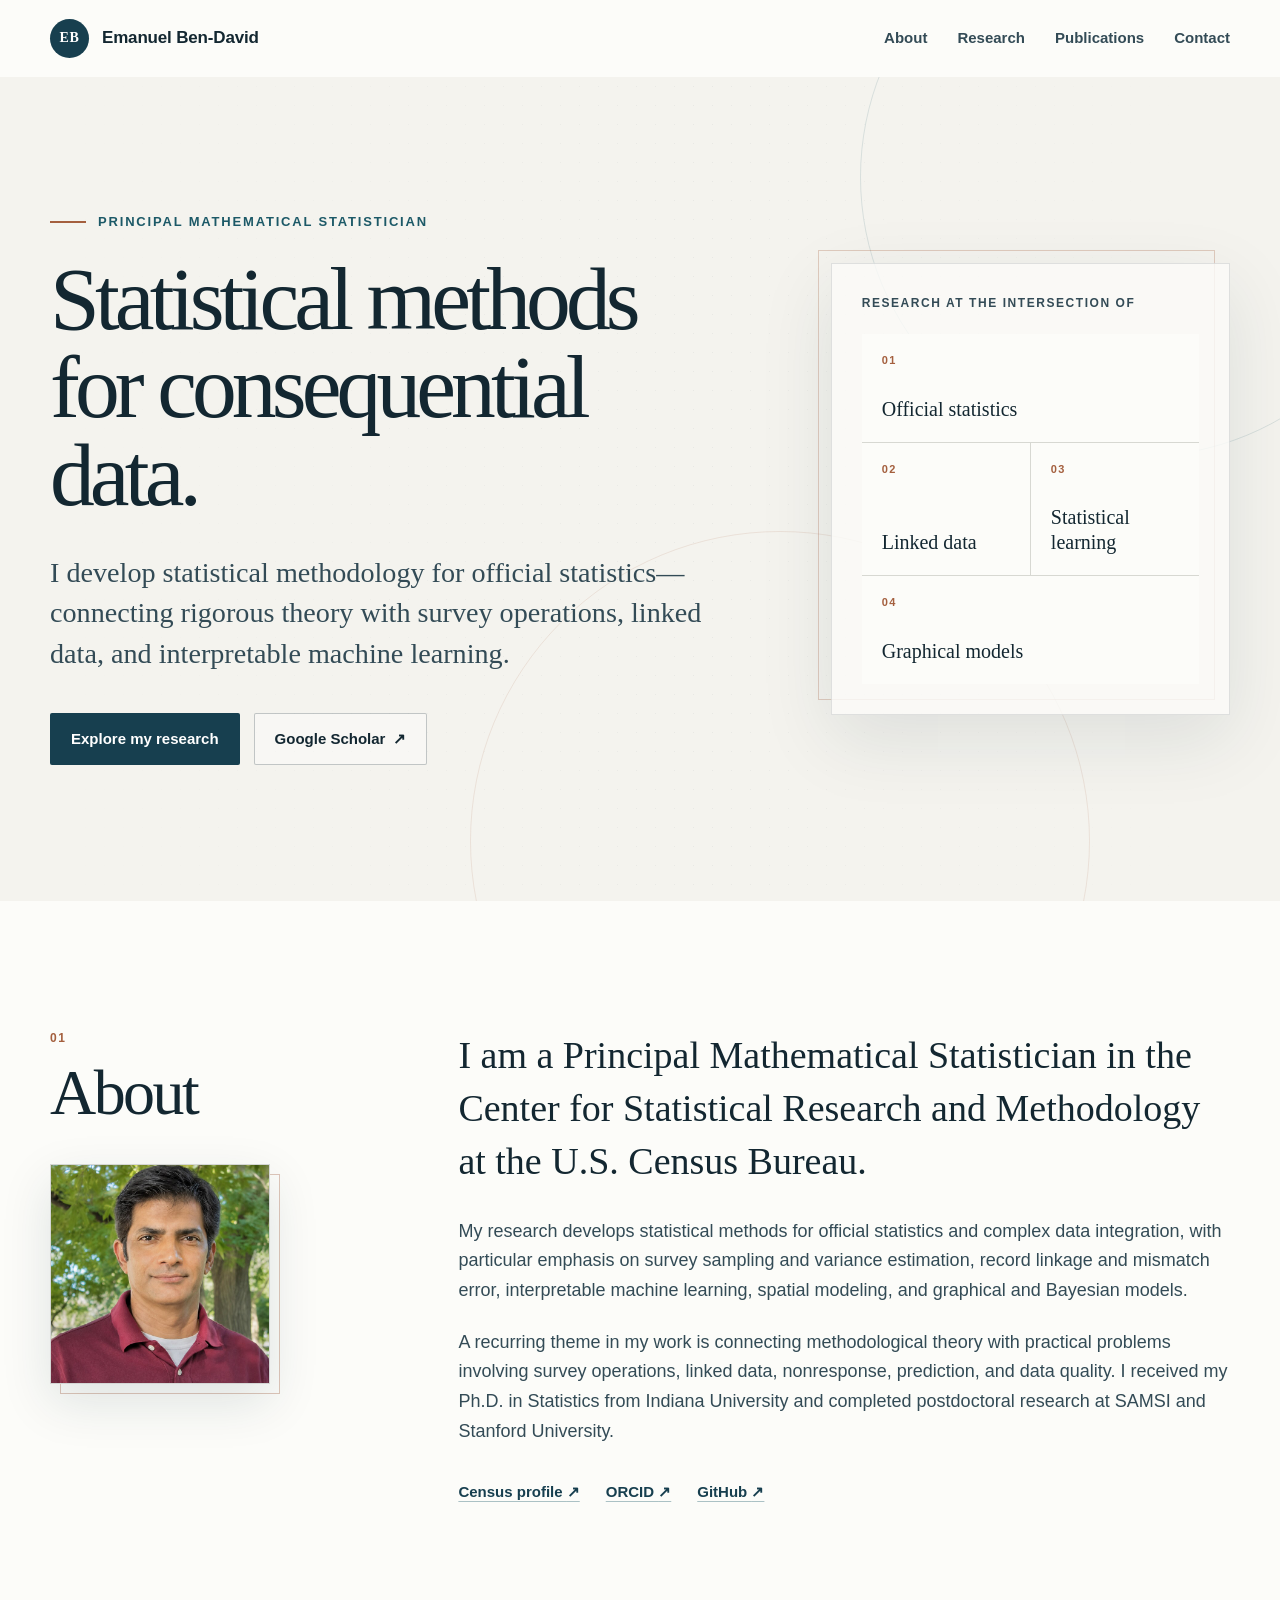
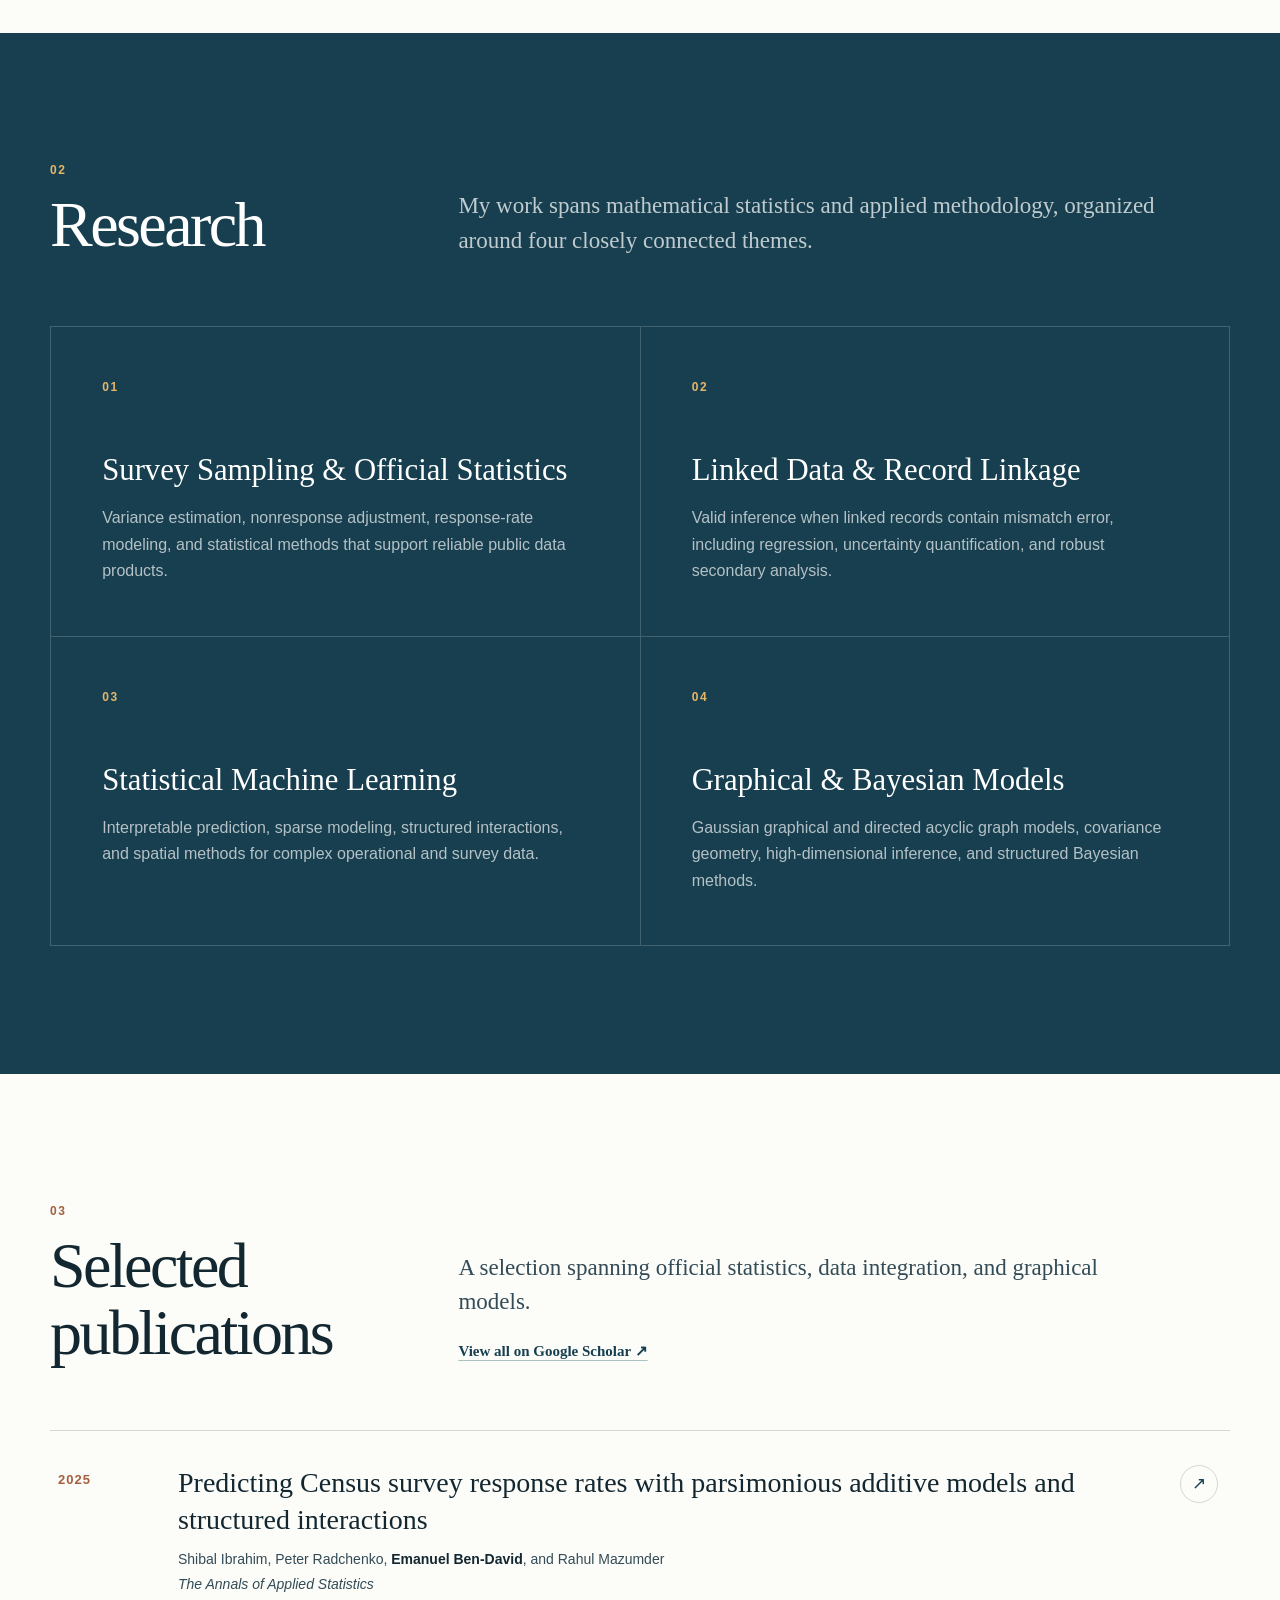
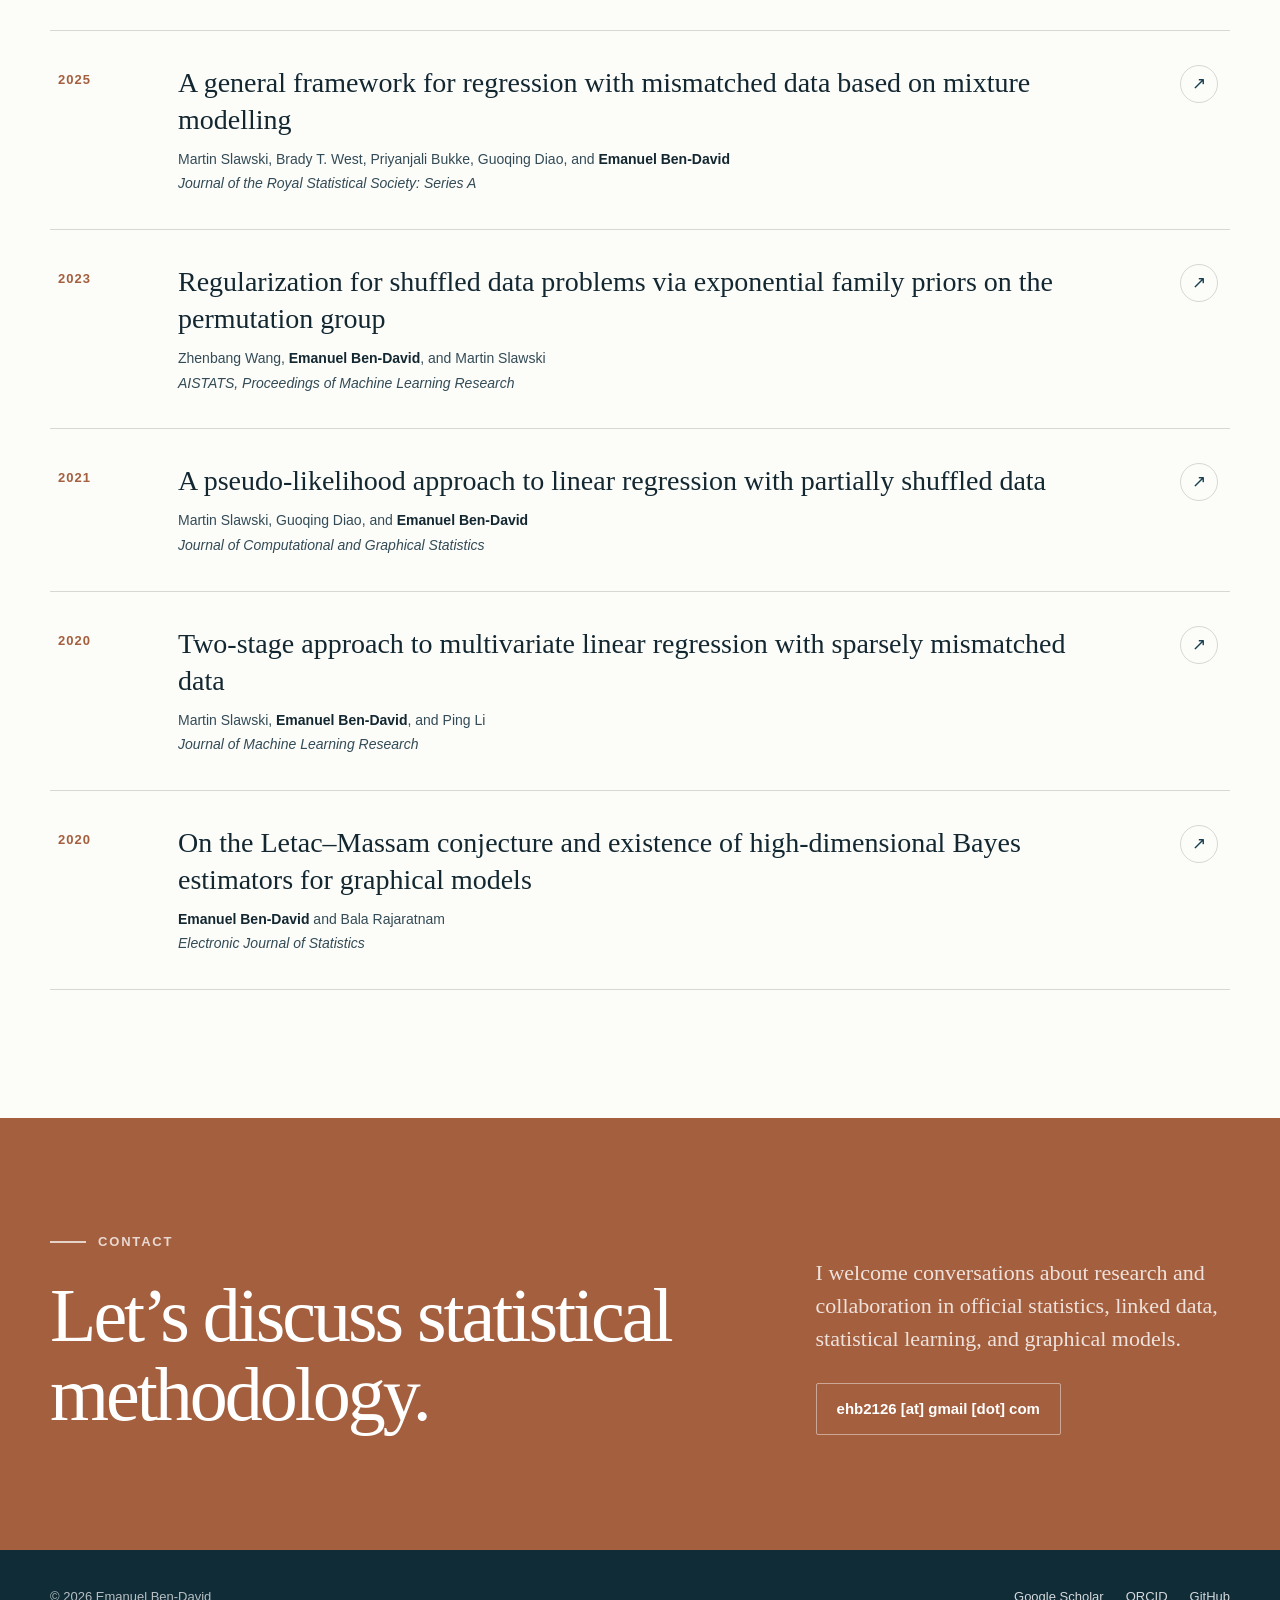
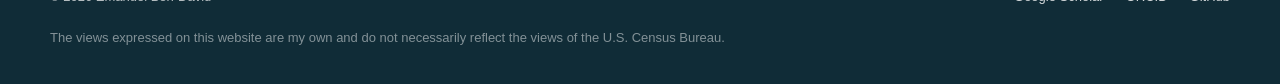
<file: index.html>
<!DOCTYPE html>
<html lang="en">
  <head>
    <meta charset="utf-8">
    <meta name="viewport" content="width=device-width, initial-scale=1">
    <meta name="theme-color" content="#173f4f">
    <meta
      name="description"
      content="Emanuel Ben-David is a Principal Mathematical Statistician developing statistical methods for official statistics, linked data, and interpretable machine learning."
    >
    <link rel="canonical" href="https://ehb2126.github.io/">

    <meta property="og:type" content="website">
    <meta property="og:title" content="Emanuel Ben-David | Principal Mathematical Statistician">
    <meta
      property="og:description"
      content="Statistical methodology for official statistics, data integration, and interpretable machine learning."
    >
    <meta property="og:url" content="https://ehb2126.github.io/">

    <title>Emanuel Ben-David | Principal Mathematical Statistician</title>
    <link rel="stylesheet" href="styles.css">
    <script src="script.js" defer></script>

    <script type="application/ld+json">
      {
        "@context": "https://schema.org",
        "@type": "Person",
        "name": "Emanuel Ben-David",
        "url": "https://ehb2126.github.io/",
        "jobTitle": "Principal Mathematical Statistician",
        "worksFor": {
          "@type": "GovernmentOrganization",
          "name": "U.S. Census Bureau"
        },
        "alumniOf": {
          "@type": "CollegeOrUniversity",
          "name": "Indiana University"
        },
        "sameAs": [
          "https://scholar.google.com/citations?user=sdaVMvsAAAAJ&hl=en",
          "https://orcid.org/0000-0002-4230-4497",
          "https://github.com/ehb2126"
        ],
        "knowsAbout": [
          "Official statistics",
          "Survey sampling",
          "Record linkage",
          "Statistical machine learning",
          "Graphical models"
        ]
      }
    </script>
  </head>

  <body>
    <a class="skip-link" href="#main-content">Skip to content</a>

    <header class="site-header" data-header>
      <div class="shell header-inner">
        <a class="wordmark" href="#top" aria-label="Emanuel Ben-David, home">
          <span class="wordmark-mark" aria-hidden="true">EB</span>
          <span class="wordmark-name">Emanuel Ben-David</span>
        </a>

        <button
          class="menu-button"
          type="button"
          aria-expanded="false"
          aria-controls="site-navigation"
          data-menu-button
        >
          <span class="menu-button-label">Menu</span>
          <span class="menu-button-icon" aria-hidden="true"></span>
        </button>

        <nav class="site-nav" id="site-navigation" aria-label="Primary navigation" data-navigation>
          <a href="#about">About</a>
          <a href="#research">Research</a>
          <a href="#publications">Publications</a>
          <a href="#contact">Contact</a>
        </nav>
      </div>
    </header>

    <main id="main-content">
      <section class="hero" id="top" aria-labelledby="hero-title">
        <div class="hero-texture" aria-hidden="true"></div>
        <div class="shell hero-grid">
          <div class="hero-copy">
            <p class="eyebrow">Principal Mathematical Statistician</p>
            <h1 id="hero-title">Statistical methods for consequential data.</h1>
            <p class="hero-lead">
              I develop statistical methodology for official statistics—connecting rigorous theory
              with survey operations, linked data, and interpretable machine learning.
            </p>
            <div class="hero-actions">
              <a class="button button-primary" href="#research">Explore my research</a>
              <a
                class="button button-secondary"
                href="https://scholar.google.com/citations?user=sdaVMvsAAAAJ&hl=en"
                target="_blank"
                rel="noreferrer"
              >Google Scholar <span aria-hidden="true">↗</span></a>
            </div>
          </div>

          <div class="research-map" role="group" aria-label="Research areas">
            <p class="research-map-label">Research at the intersection of</p>
            <div class="research-map-grid">
              <div class="map-item map-item-wide">
                <span class="map-number">01</span>
                <span>Official statistics</span>
              </div>
              <div class="map-item">
                <span class="map-number">02</span>
                <span>Linked data</span>
              </div>
              <div class="map-item">
                <span class="map-number">03</span>
                <span>Statistical learning</span>
              </div>
              <div class="map-item map-item-wide">
                <span class="map-number">04</span>
                <span>Graphical models</span>
              </div>
            </div>
          </div>
        </div>
      </section>

      <section class="section section-about" id="about" aria-labelledby="about-title">
        <div class="shell section-grid">
          <div class="section-heading">
            <p class="section-index">01</p>
            <h2 id="about-title">About</h2>
            <figure class="profile-photo">
              <img
                src="images/emanuel-ben-david-profile.jpg"
                alt="Emanuel Ben-David"
                width="720"
                height="720"
                loading="lazy"
                decoding="async"
              >
            </figure>
          </div>
          <div class="about-copy prose">
            <p class="lede">
              I am a Principal Mathematical Statistician in the Center for Statistical Research and
              Methodology at the U.S. Census Bureau.
            </p>
            <p>
              My research develops statistical methods for official statistics and complex data
              integration, with particular emphasis on survey sampling and variance estimation,
              record linkage and mismatch error, interpretable machine learning, spatial modeling,
              and graphical and Bayesian models.
            </p>
            <p>
              A recurring theme in my work is connecting methodological theory with practical
              problems involving survey operations, linked data, nonresponse, prediction, and data
              quality. I received my Ph.D. in Statistics from Indiana University and completed
              postdoctoral research at SAMSI and Stanford University.
            </p>
            <div class="profile-links" role="group" aria-label="Professional profiles">
              <a
                href="https://www.census.gov/content/dam/Census/topics/research/statistical-research/CSRM_Researcher_Profiles.pdf"
                target="_blank"
                rel="noreferrer"
              >Census profile <span aria-hidden="true">↗</span></a>
              <a
                href="https://orcid.org/0000-0002-4230-4497"
                target="_blank"
                rel="noreferrer"
              >ORCID <span aria-hidden="true">↗</span></a>
              <a href="https://github.com/ehb2126" target="_blank" rel="noreferrer">
                GitHub <span aria-hidden="true">↗</span>
              </a>
            </div>
          </div>
        </div>
      </section>

      <section class="section section-tinted" id="research" aria-labelledby="research-title">
        <div class="shell">
          <div class="section-grid section-grid-intro">
            <div class="section-heading">
              <p class="section-index">02</p>
              <h2 id="research-title">Research</h2>
            </div>
            <p class="section-intro">
              My work spans mathematical statistics and applied methodology, organized around four
              closely connected themes.
            </p>
          </div>

          <div class="research-cards">
            <article class="research-card">
              <p class="card-number">01</p>
              <h3>Survey Sampling &amp; Official Statistics</h3>
              <p>
                Variance estimation, nonresponse adjustment, response-rate modeling, and statistical
                methods that support reliable public data products.
              </p>
            </article>

            <article class="research-card">
              <p class="card-number">02</p>
              <h3>Linked Data &amp; Record Linkage</h3>
              <p>
                Valid inference when linked records contain mismatch error, including regression,
                uncertainty quantification, and robust secondary analysis.
              </p>
            </article>

            <article class="research-card">
              <p class="card-number">03</p>
              <h3>Statistical Machine Learning</h3>
              <p>
                Interpretable prediction, sparse modeling, structured interactions, and spatial
                methods for complex operational and survey data.
              </p>
            </article>

            <article class="research-card">
              <p class="card-number">04</p>
              <h3>Graphical &amp; Bayesian Models</h3>
              <p>
                Gaussian graphical and directed acyclic graph models, covariance geometry,
                high-dimensional inference, and structured Bayesian methods.
              </p>
            </article>
          </div>
        </div>
      </section>

      <section class="section" id="publications" aria-labelledby="publications-title">
        <div class="shell">
          <div class="section-grid section-grid-intro">
            <div class="section-heading">
              <p class="section-index">03</p>
              <h2 id="publications-title">Selected publications</h2>
            </div>
            <div class="section-intro publication-intro">
              <p>A selection spanning official statistics, data integration, and graphical models.</p>
              <a
                class="text-link"
                href="https://scholar.google.com/citations?user=sdaVMvsAAAAJ&hl=en"
                target="_blank"
                rel="noreferrer"
              >View all on Google Scholar <span aria-hidden="true">↗</span></a>
            </div>
          </div>

          <div class="publication-list">
            <article class="publication">
              <div class="publication-year">2025</div>
              <div class="publication-copy">
                <h3>
                  <a
                    href="https://projecteuclid.org/journals/annals-of-applied-statistics/volume-19/issue-1/Predicting-census-survey-response-rates-with-parsimonious-additive-models-and/10.1214/24-AOAS1929.full"
                    target="_blank"
                    rel="noreferrer"
                  >Predicting Census survey response rates with parsimonious additive models and structured interactions</a>
                </h3>
                <p class="authors">
                  Shibal Ibrahim, Peter Radchenko, <strong>Emanuel Ben-David</strong>, and Rahul Mazumder
                </p>
                <p class="venue">The Annals of Applied Statistics</p>
              </div>
              <a
                class="publication-arrow"
                href="https://projecteuclid.org/journals/annals-of-applied-statistics/volume-19/issue-1/Predicting-census-survey-response-rates-with-parsimonious-additive-models-and/10.1214/24-AOAS1929.full"
                target="_blank"
                rel="noreferrer"
                aria-label="Open publication: Predicting Census survey response rates"
              >↗</a>
            </article>

            <article class="publication">
              <div class="publication-year">2025</div>
              <div class="publication-copy">
                <h3>
                  <a
                    href="https://doi.org/10.1093/jrsssa/qnae083"
                    target="_blank"
                    rel="noreferrer"
                  >A general framework for regression with mismatched data based on mixture modelling</a>
                </h3>
                <p class="authors">
                  Martin Slawski, Brady T. West, Priyanjali Bukke, Guoqing Diao, and
                  <strong>Emanuel Ben-David</strong>
                </p>
                <p class="venue">Journal of the Royal Statistical Society: Series A</p>
              </div>
              <a
                class="publication-arrow"
                href="https://doi.org/10.1093/jrsssa/qnae083"
                target="_blank"
                rel="noreferrer"
                aria-label="Open publication: A general framework for regression with mismatched data"
              >↗</a>
            </article>

            <article class="publication">
              <div class="publication-year">2023</div>
              <div class="publication-copy">
                <h3>
                  <a
                    href="https://proceedings.mlr.press/v206/wang23a.html"
                    target="_blank"
                    rel="noreferrer"
                  >Regularization for shuffled data problems via exponential family priors on the permutation group</a>
                </h3>
                <p class="authors">
                  Zhenbang Wang, <strong>Emanuel Ben-David</strong>, and Martin Slawski
                </p>
                <p class="venue">AISTATS, Proceedings of Machine Learning Research</p>
              </div>
              <a
                class="publication-arrow"
                href="https://proceedings.mlr.press/v206/wang23a.html"
                target="_blank"
                rel="noreferrer"
                aria-label="Open publication: Regularization for shuffled data problems"
              >↗</a>
            </article>

            <article class="publication">
              <div class="publication-year">2021</div>
              <div class="publication-copy">
                <h3>
                  <a
                    href="https://doi.org/10.1080/10618600.2020.1870482"
                    target="_blank"
                    rel="noreferrer"
                  >A pseudo-likelihood approach to linear regression with partially shuffled data</a>
                </h3>
                <p class="authors">
                  Martin Slawski, Guoqing Diao, and <strong>Emanuel Ben-David</strong>
                </p>
                <p class="venue">Journal of Computational and Graphical Statistics</p>
              </div>
              <a
                class="publication-arrow"
                href="https://doi.org/10.1080/10618600.2020.1870482"
                target="_blank"
                rel="noreferrer"
                aria-label="Open publication: A pseudo-likelihood approach to linear regression"
              >↗</a>
            </article>

            <article class="publication">
              <div class="publication-year">2020</div>
              <div class="publication-copy">
                <h3>
                  <a
                    href="https://www.jmlr.org/papers/v21/19-645.html"
                    target="_blank"
                    rel="noreferrer"
                  >Two-stage approach to multivariate linear regression with sparsely mismatched data</a>
                </h3>
                <p class="authors">
                  Martin Slawski, <strong>Emanuel Ben-David</strong>, and Ping Li
                </p>
                <p class="venue">Journal of Machine Learning Research</p>
              </div>
              <a
                class="publication-arrow"
                href="https://www.jmlr.org/papers/v21/19-645.html"
                target="_blank"
                rel="noreferrer"
                aria-label="Open publication: Two-stage approach to multivariate linear regression"
              >↗</a>
            </article>

            <article class="publication">
              <div class="publication-year">2020</div>
              <div class="publication-copy">
                <h3>
                  <a
                    href="https://doi.org/10.1214/19-EJS1669"
                    target="_blank"
                    rel="noreferrer"
                  >On the Letac–Massam conjecture and existence of high-dimensional Bayes estimators for graphical models</a>
                </h3>
                <p class="authors">
                  <strong>Emanuel Ben-David</strong> and Bala Rajaratnam
                </p>
                <p class="venue">Electronic Journal of Statistics</p>
              </div>
              <a
                class="publication-arrow"
                href="https://doi.org/10.1214/19-EJS1669"
                target="_blank"
                rel="noreferrer"
                aria-label="Open publication: On the Letac–Massam conjecture"
              >↗</a>
            </article>
          </div>
        </div>
      </section>

      <section class="contact" id="contact" aria-labelledby="contact-title">
        <div class="shell contact-grid">
          <div>
            <p class="eyebrow eyebrow-light">Contact</p>
            <h2 id="contact-title">Let’s discuss statistical methodology.</h2>
          </div>
          <div class="contact-copy">
            <p>
              I welcome conversations about research and collaboration in official statistics,
              linked data, statistical learning, and graphical models.
            </p>
            <a
              class="button button-light"
              href="#contact"
              data-email-link
              aria-label="Email Emanuel Ben-David"
            >
              <span data-email-display>Email Emanuel</span>
            </a>
          </div>
        </div>
      </section>
    </main>

    <footer class="site-footer">
      <div class="shell footer-main">
        <p>© <span data-current-year>2026</span> Emanuel Ben-David</p>
        <div class="footer-links">
          <a
            href="https://scholar.google.com/citations?user=sdaVMvsAAAAJ&hl=en"
            target="_blank"
            rel="noreferrer"
          >Google Scholar</a>
          <a href="https://orcid.org/0000-0002-4230-4497" target="_blank" rel="noreferrer">ORCID</a>
          <a href="https://github.com/ehb2126" target="_blank" rel="noreferrer">GitHub</a>
        </div>
      </div>
      <div class="shell disclaimer">
        The views expressed on this website are my own and do not necessarily reflect the views of
        the U.S. Census Bureau.
      </div>
    </footer>
  </body>
</html>
</file>
<file: styles.css>
:root {
  --ink: #132731;
  --ink-soft: #334b56;
  --paper: #f4f3ee;
  --paper-deep: #e9e8e1;
  --surface: #fcfcf9;
  --line: #d7d8d2;
  --teal: #1c5967;
  --teal-dark: #173f4f;
  --rust: #a45f3e;
  --gold: #d5a95a;
  --white: #ffffff;
  --shadow: 0 24px 70px rgba(20, 49, 59, 0.1);
  --shell: min(1180px, calc(100% - 48px));
  --serif: Iowan Old Style, Palatino Linotype, Book Antiqua, Palatino, Georgia, serif;
  --sans: Inter, ui-sans-serif, -apple-system, BlinkMacSystemFont, "Segoe UI", sans-serif;
}

*,
*::before,
*::after {
  box-sizing: border-box;
}

html {
  scroll-behavior: smooth;
  scroll-padding-top: 92px;
}

body {
  margin: 0;
  color: var(--ink);
  background: var(--surface);
  font-family: var(--sans);
  font-size: 17px;
  line-height: 1.65;
  -webkit-font-smoothing: antialiased;
}

body.menu-open {
  overflow: hidden;
}

a {
  color: inherit;
  text-decoration-thickness: 1px;
  text-underline-offset: 4px;
}

a:hover {
  color: var(--teal);
}

button,
a {
  -webkit-tap-highlight-color: transparent;
}

:focus-visible {
  outline: 3px solid var(--gold);
  outline-offset: 4px;
}

.shell {
  width: var(--shell);
  margin-inline: auto;
}

.skip-link {
  position: fixed;
  z-index: 1000;
  top: 12px;
  left: 12px;
  padding: 10px 14px;
  color: var(--white);
  background: var(--teal-dark);
  transform: translateY(-150%);
  transition: transform 180ms ease;
}

.skip-link:focus {
  transform: translateY(0);
}

.site-header {
  position: sticky;
  z-index: 100;
  top: 0;
  border-bottom: 1px solid transparent;
  background: rgba(252, 252, 249, 0.88);
  backdrop-filter: blur(16px);
  transition: border-color 180ms ease, box-shadow 180ms ease;
}

.site-header.is-scrolled {
  border-color: rgba(19, 39, 49, 0.1);
  box-shadow: 0 8px 30px rgba(20, 49, 59, 0.05);
}

.header-inner {
  display: flex;
  min-height: 76px;
  align-items: center;
  justify-content: space-between;
  gap: 32px;
}

.wordmark {
  display: inline-flex;
  align-items: center;
  gap: 13px;
  color: var(--ink);
  font-weight: 650;
  letter-spacing: -0.01em;
  text-decoration: none;
}

.wordmark:hover {
  color: var(--ink);
}

.wordmark-mark {
  display: grid;
  width: 39px;
  height: 39px;
  place-items: center;
  border-radius: 50%;
  color: var(--white);
  background: var(--teal-dark);
  font-family: var(--serif);
  font-size: 14px;
  letter-spacing: 0.04em;
}

.site-nav {
  display: flex;
  align-items: center;
  gap: 30px;
}

.site-nav a {
  position: relative;
  color: var(--ink-soft);
  font-size: 15px;
  font-weight: 600;
  text-decoration: none;
}

.site-nav a::after {
  position: absolute;
  right: 0;
  bottom: -7px;
  left: 0;
  height: 2px;
  background: var(--rust);
  content: "";
  transform: scaleX(0);
  transform-origin: left;
  transition: transform 160ms ease;
}

.site-nav a:hover,
.site-nav a.is-active {
  color: var(--ink);
}

.site-nav a:hover::after,
.site-nav a.is-active::after {
  transform: scaleX(1);
}

.menu-button {
  display: none;
}

.hero {
  position: relative;
  overflow: hidden;
  min-height: calc(100vh - 76px);
  min-height: calc(100svh - 76px);
  padding: 96px 0;
  background: var(--paper);
}

.hero::before {
  position: absolute;
  top: -180px;
  right: -140px;
  width: 560px;
  height: 560px;
  border: 1px solid rgba(28, 89, 103, 0.13);
  border-radius: 50%;
  content: "";
}

.hero::after {
  position: absolute;
  right: 190px;
  bottom: -250px;
  width: 620px;
  height: 620px;
  border: 1px solid rgba(164, 95, 62, 0.12);
  border-radius: 50%;
  content: "";
}

.hero-texture {
  position: absolute;
  inset: 0;
  opacity: 0.32;
  background-image: radial-gradient(rgba(19, 39, 49, 0.16) 0.7px, transparent 0.7px);
  background-size: 19px 19px;
  mask-image: linear-gradient(to right, transparent 2%, black 55%, transparent 96%);
}

.hero-grid {
  position: relative;
  z-index: 1;
  display: grid;
  min-height: calc(100vh - 268px);
  min-height: calc(100svh - 268px);
  align-items: center;
  grid-template-columns: minmax(0, 1.25fr) minmax(360px, 0.75fr);
  gap: clamp(60px, 9vw, 132px);
}

.not-found-grid {
  min-height: calc(100svh - 192px);
  grid-template-columns: 1fr;
}

.eyebrow {
  display: flex;
  margin: 0 0 24px;
  align-items: center;
  gap: 12px;
  color: var(--teal);
  font-size: 13px;
  font-weight: 750;
  letter-spacing: 0.14em;
  line-height: 1.4;
  text-transform: uppercase;
}

.eyebrow::before {
  width: 36px;
  height: 2px;
  background: var(--rust);
  content: "";
}

.hero h1 {
  max-width: 780px;
  margin: 0;
  font-family: var(--serif);
  font-size: clamp(56px, 7vw, 92px);
  font-weight: 500;
  letter-spacing: -0.055em;
  line-height: 0.98;
}

.hero-lead {
  max-width: 670px;
  margin: 34px 0 0;
  color: var(--ink-soft);
  font-family: var(--serif);
  font-size: clamp(22px, 2.2vw, 29px);
  line-height: 1.45;
}

.hero-actions {
  display: flex;
  margin-top: 38px;
  flex-wrap: wrap;
  gap: 14px;
}

.button {
  display: inline-flex;
  min-height: 52px;
  padding: 12px 20px;
  align-items: center;
  justify-content: center;
  gap: 8px;
  border: 1px solid transparent;
  border-radius: 2px;
  font-size: 15px;
  font-weight: 700;
  text-decoration: none;
  transition: background 160ms ease, border-color 160ms ease, color 160ms ease,
    transform 160ms ease;
}

.button:hover {
  transform: translateY(-2px);
}

.button-primary {
  color: var(--white);
  background: var(--teal-dark);
}

.button-primary:hover {
  color: var(--white);
  background: var(--teal);
}

.button-secondary {
  border-color: rgba(19, 39, 49, 0.24);
  color: var(--ink);
  background: rgba(255, 255, 255, 0.35);
}

.button-secondary:hover {
  border-color: var(--teal);
  color: var(--teal-dark);
  background: var(--white);
}

.research-map {
  position: relative;
  padding: 30px;
  border: 1px solid rgba(19, 39, 49, 0.12);
  background: rgba(252, 252, 249, 0.8);
  box-shadow: var(--shadow);
}

.research-map::before {
  position: absolute;
  z-index: -1;
  inset: -14px 14px 14px -14px;
  border: 1px solid rgba(164, 95, 62, 0.28);
  content: "";
}

.research-map-label {
  margin: 0 0 20px;
  color: var(--ink-soft);
  font-size: 12px;
  font-weight: 750;
  letter-spacing: 0.13em;
  text-transform: uppercase;
}

.research-map-grid {
  display: grid;
  grid-template-columns: 1fr 1fr;
  gap: 1px;
  background: var(--line);
}

.map-item {
  display: flex;
  min-height: 132px;
  padding: 20px;
  flex-direction: column;
  justify-content: space-between;
  color: var(--ink);
  background: var(--surface);
  font-family: var(--serif);
  font-size: 20px;
  line-height: 1.25;
}

.map-item-wide {
  grid-column: span 2;
  min-height: 108px;
}

.map-number {
  color: var(--rust);
  font-family: var(--sans);
  font-size: 11px;
  font-weight: 800;
  letter-spacing: 0.12em;
}

.section {
  padding: clamp(92px, 10vw, 148px) 0;
}

.section-grid {
  display: grid;
  grid-template-columns: minmax(200px, 0.38fr) minmax(0, 1fr);
  gap: clamp(48px, 9vw, 140px);
}

.section-heading {
  align-self: start;
}

.profile-photo {
  position: relative;
  width: min(220px, 100%);
  margin: 38px 0 0;
}

.profile-photo::before {
  position: absolute;
  inset: 10px -10px -10px 10px;
  border: 1px solid rgba(164, 95, 62, 0.34);
  content: "";
}

.profile-photo img {
  position: relative;
  display: block;
  width: 100%;
  height: auto;
  border: 1px solid rgba(19, 39, 49, 0.14);
  background: var(--paper);
  box-shadow: 0 18px 48px rgba(20, 49, 59, 0.12);
}

.section-index {
  margin: 0 0 10px;
  color: var(--rust);
  font-size: 12px;
  font-weight: 800;
  letter-spacing: 0.14em;
}

.section h2,
.contact h2 {
  margin: 0;
  font-family: var(--serif);
  font-size: clamp(40px, 5vw, 64px);
  font-weight: 500;
  letter-spacing: -0.04em;
  line-height: 1.05;
}

.prose {
  max-width: 800px;
  color: var(--ink-soft);
  font-size: 18px;
}

.prose p {
  margin: 0 0 22px;
}

.prose .lede {
  margin-bottom: 28px;
  color: var(--ink);
  font-family: var(--serif);
  font-size: clamp(27px, 3vw, 38px);
  line-height: 1.4;
}

.profile-links {
  display: flex;
  margin-top: 34px;
  flex-wrap: wrap;
  gap: 10px 26px;
}

.profile-links a,
.text-link {
  color: var(--teal-dark);
  font-size: 15px;
  font-weight: 750;
  text-decoration-color: rgba(28, 89, 103, 0.36);
}

.section-tinted {
  background: var(--teal-dark);
  color: var(--white);
}

.section-tinted .section-index {
  color: #e5b66a;
}

.section-grid-intro {
  align-items: end;
}

.section-intro {
  max-width: 700px;
  margin: 0;
  color: var(--ink-soft);
  font-family: var(--serif);
  font-size: 23px;
  line-height: 1.5;
}

.section-tinted .section-intro {
  color: rgba(255, 255, 255, 0.73);
}

.research-cards {
  display: grid;
  margin-top: 68px;
  grid-template-columns: repeat(2, minmax(0, 1fr));
  border-top: 1px solid rgba(255, 255, 255, 0.18);
  border-left: 1px solid rgba(255, 255, 255, 0.18);
}

.research-card {
  min-height: 305px;
  padding: clamp(30px, 4vw, 52px);
  border-right: 1px solid rgba(255, 255, 255, 0.18);
  border-bottom: 1px solid rgba(255, 255, 255, 0.18);
  transition: background 180ms ease;
}

.research-card:hover {
  background: rgba(255, 255, 255, 0.045);
}

.card-number {
  margin: 0 0 54px;
  color: #e5b66a;
  font-size: 12px;
  font-weight: 800;
  letter-spacing: 0.14em;
}

.research-card h3 {
  margin: 0 0 17px;
  font-family: var(--serif);
  font-size: clamp(25px, 2.4vw, 33px);
  font-weight: 500;
  line-height: 1.18;
}

.research-card p:last-child {
  max-width: 480px;
  margin: 0;
  color: rgba(255, 255, 255, 0.68);
  font-size: 16px;
}

.publication-intro p {
  margin: 0 0 12px;
}

.publication-list {
  margin-top: 64px;
  border-top: 1px solid var(--line);
}

.publication {
  display: grid;
  padding: 34px 8px;
  align-items: start;
  grid-template-columns: 92px minmax(0, 1fr) 42px;
  gap: 28px;
  border-bottom: 1px solid var(--line);
  transition: background 160ms ease, padding 160ms ease;
}

.publication:hover {
  padding-right: 18px;
  padding-left: 18px;
  background: var(--paper);
}

.publication-year {
  padding-top: 4px;
  color: var(--rust);
  font-size: 13px;
  font-weight: 800;
  letter-spacing: 0.08em;
}

.publication h3 {
  max-width: 900px;
  margin: 0 0 10px;
  font-family: var(--serif);
  font-size: clamp(21px, 2.2vw, 28px);
  font-weight: 500;
  line-height: 1.32;
}

.publication h3 a {
  text-decoration: none;
}

.publication h3 a:hover {
  color: var(--teal);
}

.authors,
.venue {
  margin: 0;
  color: var(--ink-soft);
  font-size: 14px;
  line-height: 1.55;
}

.authors strong {
  color: var(--ink);
  font-weight: 700;
}

.venue {
  margin-top: 3px;
  font-style: italic;
}

.publication-arrow {
  display: grid;
  width: 38px;
  height: 38px;
  place-items: center;
  border: 1px solid var(--line);
  border-radius: 50%;
  color: var(--teal-dark);
  font-size: 17px;
  text-decoration: none;
  transition: color 160ms ease, background 160ms ease, border-color 160ms ease;
}

.publication-arrow:hover {
  border-color: var(--teal-dark);
  color: var(--white);
  background: var(--teal-dark);
}

.contact {
  padding: clamp(84px, 9vw, 128px) 0;
  color: var(--white);
  background: var(--rust);
}

.contact-grid {
  display: grid;
  align-items: end;
  grid-template-columns: minmax(0, 1fr) minmax(360px, 0.65fr);
  gap: clamp(48px, 10vw, 150px);
}

.eyebrow-light {
  color: rgba(255, 255, 255, 0.76);
}

.eyebrow-light::before {
  background: rgba(255, 255, 255, 0.72);
}

.contact h2 {
  max-width: 700px;
  font-size: clamp(44px, 6vw, 76px);
}

.contact-copy p {
  max-width: 560px;
  margin: 0 0 28px;
  color: rgba(255, 255, 255, 0.82);
  font-family: var(--serif);
  font-size: 22px;
  line-height: 1.5;
}

.button-light {
  border-color: rgba(255, 255, 255, 0.45);
  color: var(--white);
  background: transparent;
}

.button-light:hover {
  color: var(--rust);
  background: var(--white);
}

.site-footer {
  padding: 36px 0;
  color: rgba(255, 255, 255, 0.7);
  background: #102c37;
  font-size: 13px;
}

.footer-main {
  display: flex;
  align-items: center;
  justify-content: space-between;
  gap: 24px;
}

.footer-main p {
  margin: 0;
}

.footer-links {
  display: flex;
  flex-wrap: wrap;
  gap: 22px;
}

.footer-links a {
  color: rgba(255, 255, 255, 0.82);
  text-decoration: none;
}

.footer-links a:hover {
  color: var(--white);
}

.disclaimer {
  max-width: 830px;
  margin-top: 20px;
  margin-left: max(24px, calc((100% - min(1180px, calc(100% - 48px))) / 2));
  color: rgba(255, 255, 255, 0.48);
  line-height: 1.55;
}

@media (max-width: 900px) {
  .profile-photo {
    width: 180px;
    margin-top: 28px;
  }

  :root {
    --shell: min(100% - 40px, 760px);
  }

  .header-inner {
    min-height: 70px;
  }

  .menu-button {
    display: inline-flex;
    padding: 10px 0;
    align-items: center;
    gap: 10px;
    border: 0;
    color: var(--ink);
    background: transparent;
    font: inherit;
    font-size: 14px;
    font-weight: 700;
    cursor: pointer;
  }

  .menu-button-icon,
  .menu-button-icon::before,
  .menu-button-icon::after {
    display: block;
    width: 21px;
    height: 2px;
    background: currentColor;
    content: "";
    transition: transform 180ms ease, opacity 180ms ease;
  }

  .menu-button-icon {
    position: relative;
  }

  .menu-button-icon::before {
    position: absolute;
    top: -6px;
  }

  .menu-button-icon::after {
    position: absolute;
    top: 6px;
  }

  .menu-button[aria-expanded="true"] .menu-button-icon {
    background: transparent;
  }

  .menu-button[aria-expanded="true"] .menu-button-icon::before {
    top: 0;
    transform: rotate(45deg);
  }

  .menu-button[aria-expanded="true"] .menu-button-icon::after {
    top: 0;
    transform: rotate(-45deg);
  }

  .site-nav {
    position: fixed;
    top: 70px;
    right: 0;
    left: 0;
    display: grid;
    padding: 24px 20px 32px;
    gap: 0;
    border-bottom: 1px solid var(--line);
    background: var(--surface);
    box-shadow: 0 20px 40px rgba(20, 49, 59, 0.12);
    opacity: 0;
    pointer-events: none;
    transform: translateY(-12px);
    transition: opacity 180ms ease, transform 180ms ease;
  }

  .site-nav.is-open {
    opacity: 1;
    pointer-events: auto;
    transform: translateY(0);
  }

  .site-nav a {
    padding: 15px 4px;
    border-bottom: 1px solid var(--line);
    font-family: var(--serif);
    font-size: 22px;
    font-weight: 500;
  }

  .site-nav a:last-child {
    border-bottom: 0;
  }

  .site-nav a::after {
    display: none;
  }

  .hero {
    min-height: auto;
    padding: 84px 0 96px;
  }

  .hero-grid {
    min-height: auto;
    grid-template-columns: 1fr;
    gap: 78px;
  }

  .hero h1 {
    max-width: 720px;
  }

  .research-map {
    max-width: 600px;
  }

  .section-grid,
  .contact-grid {
    grid-template-columns: 1fr;
    gap: 44px;
  }

  .section-grid-intro {
    align-items: start;
  }

  .research-cards {
    margin-top: 54px;
  }

  .contact-grid {
    align-items: start;
  }

  .contact-copy {
    max-width: 650px;
  }
}

@media (max-width: 640px) {
  :root {
    --shell: calc(100% - 32px);
  }

  html {
    scroll-padding-top: 74px;
  }

  body {
    font-size: 16px;
  }

  .wordmark-name {
    display: none;
  }

  .hero {
    padding: 70px 0 78px;
  }

  .hero::before {
    width: 360px;
    height: 360px;
  }

  .hero-grid {
    gap: 62px;
  }

  .hero h1 {
    font-size: clamp(48px, 14vw, 68px);
  }

  .hero-lead {
    margin-top: 28px;
    font-size: 21px;
  }

  .hero-actions {
    align-items: stretch;
    flex-direction: column;
  }

  .button {
    width: 100%;
  }

  .research-map {
    padding: 20px;
  }

  .research-map::before {
    inset: -9px 9px 9px -9px;
  }

  .map-item {
    min-height: 112px;
    padding: 16px;
    font-size: 18px;
  }

  .map-item-wide {
    min-height: 92px;
  }

  .section {
    padding: 80px 0;
  }

  .section-grid,
  .contact-grid {
    gap: 34px;
  }

  .section h2,
  .contact h2 {
    font-size: 42px;
  }

  .prose {
    font-size: 17px;
  }

  .prose .lede {
    font-size: 27px;
  }

  .profile-links {
    align-items: flex-start;
    flex-direction: column;
  }

  .section-intro {
    font-size: 21px;
  }

  .research-cards {
    grid-template-columns: 1fr;
  }

  .research-card {
    min-height: 270px;
    padding: 28px;
  }

  .card-number {
    margin-bottom: 40px;
  }

  .publication-list {
    margin-top: 46px;
  }

  .publication {
    padding: 27px 0;
    grid-template-columns: 1fr 34px;
    gap: 12px;
  }

  .publication:hover {
    padding-right: 0;
    padding-left: 0;
    background: transparent;
  }

  .publication-year {
    grid-column: 1 / -1;
  }

  .publication-arrow {
    width: 32px;
    height: 32px;
  }

  .contact {
    padding: 76px 0;
  }

  .contact-copy p {
    font-size: 20px;
  }

  .footer-main {
    align-items: flex-start;
    flex-direction: column;
  }

  .disclaimer {
    width: var(--shell);
    margin-right: auto;
    margin-left: auto;
  }
}

@media (prefers-reduced-motion: reduce) {
  *,
  *::before,
  *::after {
    scroll-behavior: auto !important;
    transition-duration: 0.01ms !important;
  }
}
</file>
